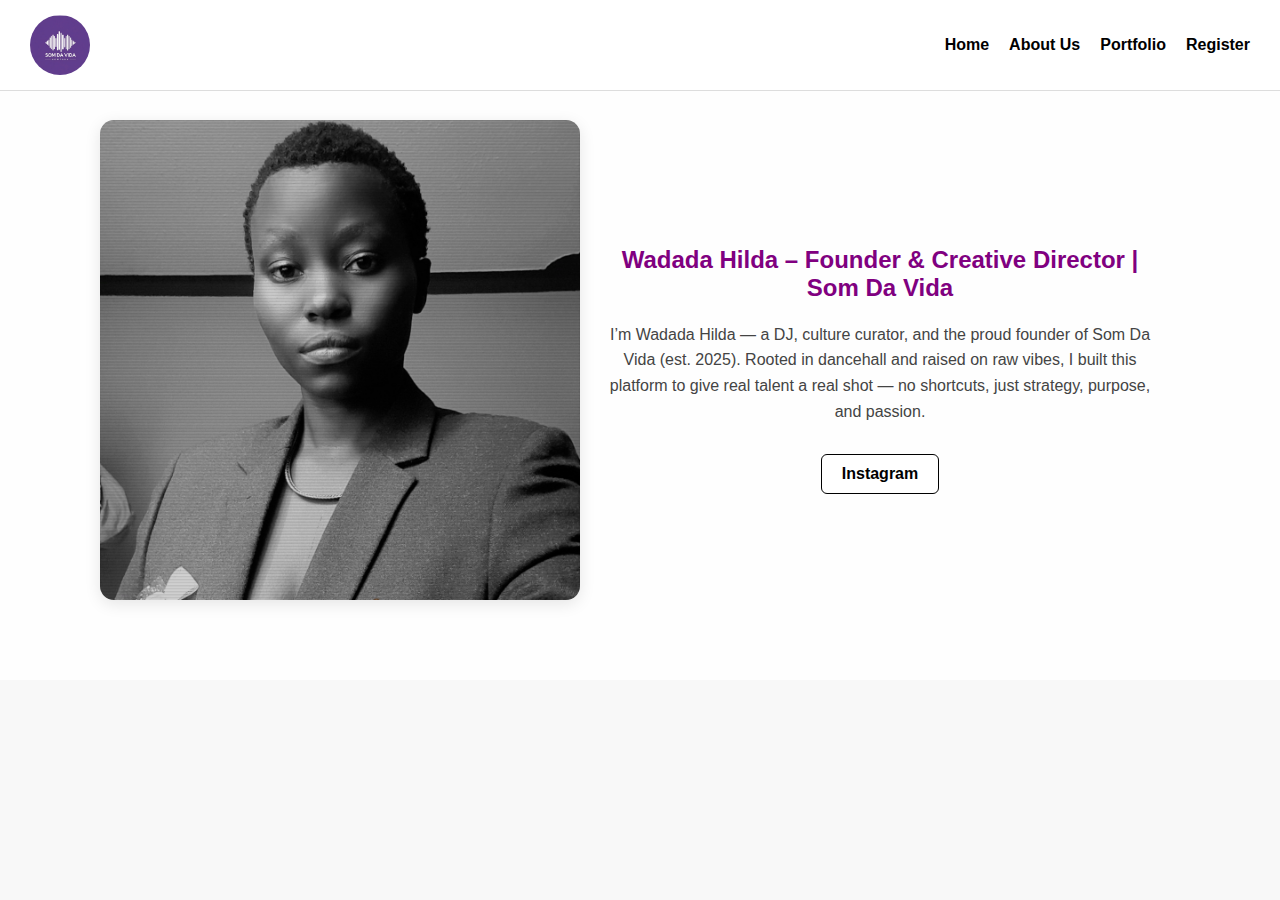
<file: Index.html>
<!DOCTYPE html>
<html lang="en">
<head>
  <meta charset="UTF-8" />
  <meta name="viewport" content="width=device-width, initial-scale=1.0" />
  <title>Som Da Vida || Turning Life into Music</title>
  <style>
    /* Reset */
    * {
      box-sizing: border-box;
      margin: 0;
      padding: 0;
    }

    body {
      font-family: 'Segoe UI', Tahoma, Geneva, Verdana, sans-serif;
      background-color: #f8f8f8;
      color: #222;
    }

    /* Navbar */
    nav {
      background-color: #fff;
      border-bottom: 1px solid #ddd;
      padding: 15px 30px;
      display: flex;
      justify-content: space-between;
      align-items: center;
      position: fixed;
      top: 0;
      width: 100%;
      z-index: 1000;
    }

    nav img {
      width: 60px;
      height: 60px;
      border-radius: 50%;
    }

    nav ul {
      list-style: none;
      display: flex;
      gap: 20px;
    }

    nav ul li a {
      text-decoration: none;
      color: #000;
      font-weight: bold;
    }

    nav ul li a:hover {
      color: purple;
    }

    /* Hero Section */
    .hero {
      display: flex;
      flex-wrap: wrap;
      justify-content: center;
      align-items: center;
      padding: 120px 20px 60px;
      background-color: rgba(255, 255, 255, 0.85);
    }

    .hero img {
      width: 100%;
      max-width: 480px;
      border-radius: 14px;
      box-shadow: 0 4px 16px rgba(0, 0, 0, 0.1);
      margin-bottom: 20px;
    }

    .hero-text {
      flex: 1;
      padding: 20px;
      max-width: 600px;
      text-align: center;
    }

    .hero-text h1 {
      color: purple;
      font-size: 24px;
      margin-bottom: 20px;
    }

    .hero-text p {
      font-size: 16px;
      line-height: 1.6;
      color: #444;
      margin-bottom: 30px;
    }

    .buttons {
      display: flex;
      justify-content: center;
      gap: 20px;
      flex-wrap: wrap;
    }

    .buttons a {
      padding: 10px 20px;
      border-radius: 6px;
      text-decoration: none;
      font-weight: bold;
      transition: all 0.3s ease;
    }

    .btn-primary {
      background-color: purple;
      color: white;
    }

    .btn-primary:hover {
      background-color: #5a2c5a;
    }

    .btn-outline {
      background-color: white;
      color: black;
      border: 1px solid black;
    }

    .btn-outline:hover {
      background-color: black;
      color: white;
    }

    /* Responsive */
    @media (max-width: 768px) {
      nav ul {
        flex-direction: column;
        gap: 10px;
        align-items: flex-end;
      }

      .hero {
        flex-direction: column;
      }

      .hero-text h1 {
        font-size: 20px;
      }

      .hero-text p {
        font-size: 15px;
      }
    }
  </style>
</head>
<body>

  <!-- Navbar -->
  <nav>
    <img src="Images/som-da-vida logo.png" alt="Som da Vida Logo">
    <ul>
      <li><a href="Index.html">Home</a></li>
      <li><a href="company.html">About Us</a></li>
      <li><a href="portofolio.html">Portfolio</a></li>
      <li><a href="careers.html">Register</a></li>
    </ul>
  </nav>

  <!-- Main Content -->
  <section class="hero">
    <img src="Images/Dada.jpg" alt="Wadada Hilda">
    <div class="hero-text">
      <h1><b>Wadada Hilda – Founder & Creative Director | Som Da Vida</b></h1>
      <p>I’m Wadada Hilda — a DJ, culture curator, and the proud founder of Som Da Vida (est. 2025). Rooted in dancehall and raised on raw vibes, I built this platform to give real talent a real shot — no shortcuts, just strategy, purpose, and passion.</p>
      <div class="buttons">
        <a href="https://www.instagram.com/dvjdada/?__pwa=1" class="btn-outline">Instagram</a>
      </div>
    </div>
  </section>

</body>
</html>
</file>
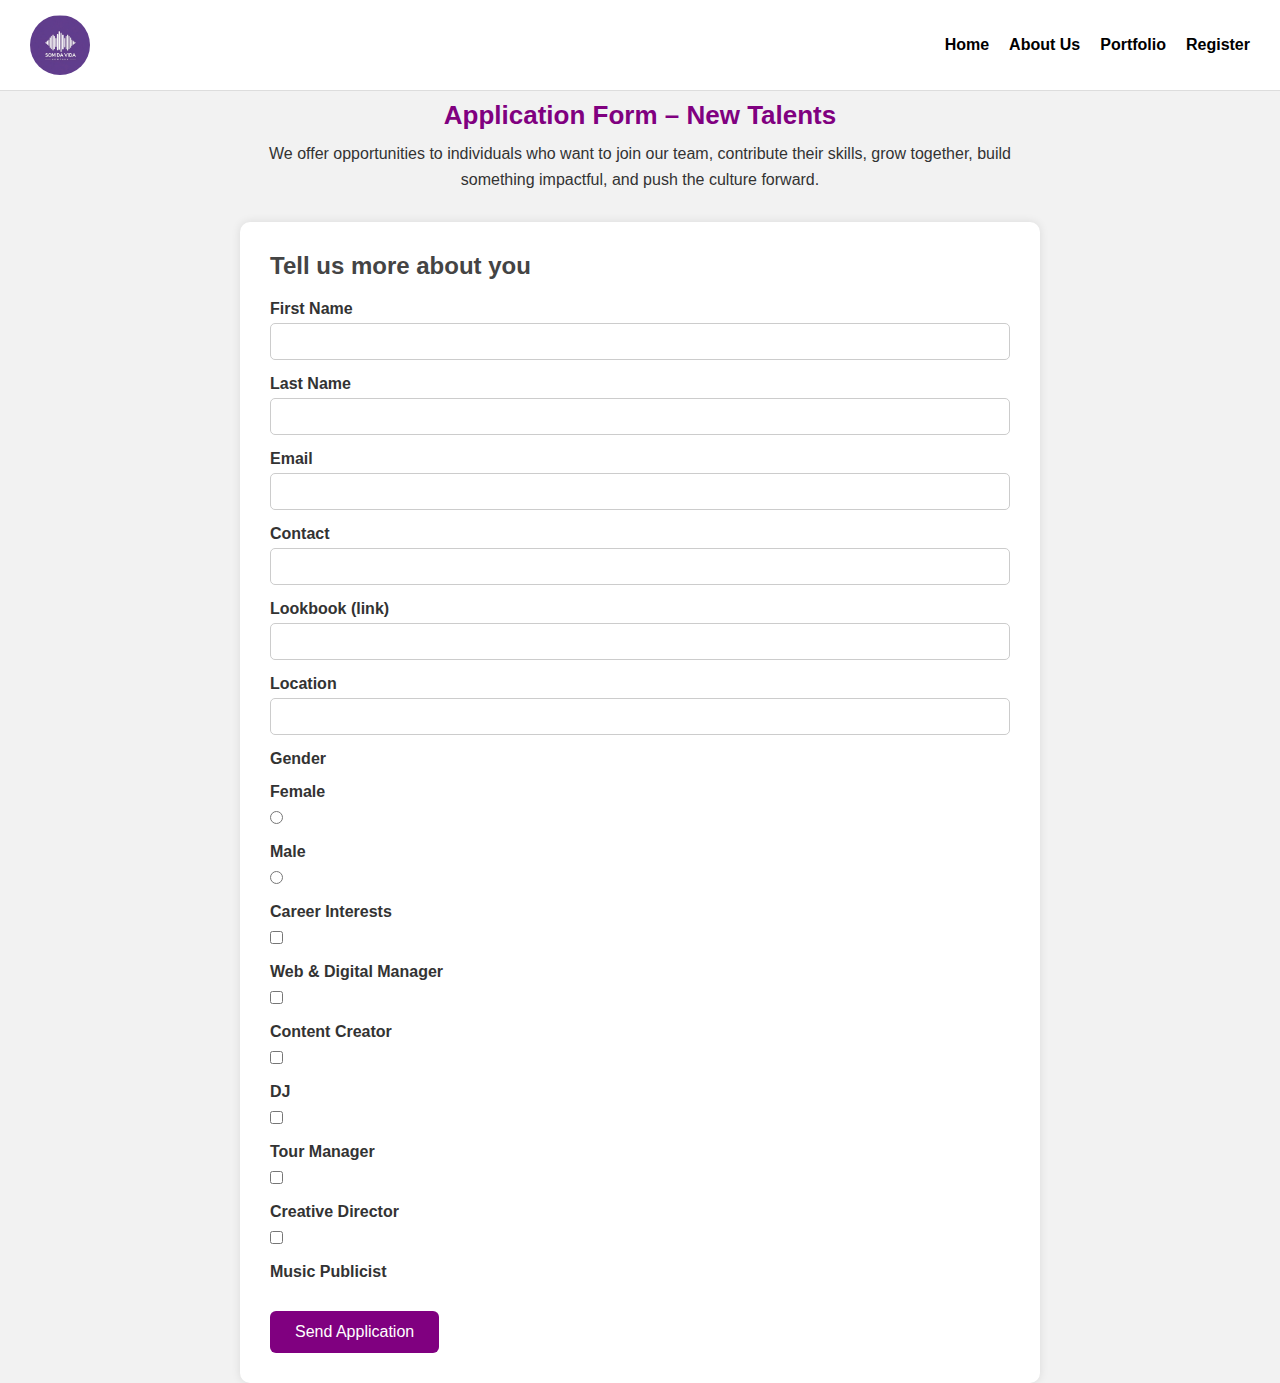
<file: careers.html>
<!DOCTYPE html>
<html lang="en">
<head>
  <meta charset="UTF-8" />
  <meta name="viewport" content="width=device-width, initial-scale=1.0"/>
  <title>For New Talents | Som Da Vida</title>
  <style>
    * {
      box-sizing: border-box;
      margin: 0;
      padding: 0;
    }

    body {
      font-family: 'Segoe UI', Tahoma, Geneva, Verdana, sans-serif;
      background-color: #f2f2f2;
      color: #333;
      padding-top: 80px;
    }

    nav {
      background-color: #fff;
      border-bottom: 1px solid #ddd;
      padding: 15px 30px;
      display: flex;
      justify-content: space-between;
      align-items: center;
      position: fixed;
      top: 0;
      width: 100%;
      z-index: 1000;
    }

    nav img {
      width: 60px;
      height: 60px;
      border-radius: 50%;
    }

    nav ul {
      list-style: none;
      display: flex;
      gap: 20px;
    }

    nav ul li a {
      text-decoration: none;
      color: #000;
      font-weight: bold;
      transition: color 0.3s ease;
    }

    nav ul li a:hover {
      color: purple;
    }

    h1 {
      text-align: center;
      margin-top: 20px;
      font-size: 26px;
      color: purple;
    }

    p {
      text-align: center;
      margin: 10px auto 30px;
      max-width: 800px;
      line-height: 1.6;
      font-size: 16px;
    }

    .form-box {
      background-color: #fff;
      padding: 30px;
      margin: auto;
      max-width: 800px;
      box-shadow: 0 0 10px rgba(0, 0, 0, 0.1);
      border-radius: 10px;
    }

    form h2 {
      margin-bottom: 20px;
      color: #444;
    }

    label {
      display: block;
      margin-top: 15px;
      font-weight: bold;
    }

    input[type="text"],
    input[type="email"],
    input[type="url"],
    input[type="tel"] {
      width: 100%;
      padding: 10px;
      margin-top: 5px;
      border: 1px solid #ccc;
      border-radius: 5px;
    }

    input[type="radio"],
    input[type="checkbox"] {
      margin-right: 10px;
      margin-top: 10px;
    }

    button {
      margin-top: 30px;
      background-color: purple;
      color: white;
      padding: 12px 25px;
      border: none;
      border-radius: 6px;
      font-size: 16px;
      cursor: pointer;
      transition: background-color 0.3s ease;
    }

    button:hover {
      background-color: #5a2c5a;
    }

    @media (max-width: 600px) {
      nav ul {
        flex-direction: column;
        gap: 10px;
        align-items: flex-end;
      }

      .form-box {
        padding: 20px;
        margin: 20px;
      }

      h1 {
        font-size: 22px;
      }
    }
  </style>
</head>
<body>

  <!-- Navbar -->
  <nav>
    <img src="Images/som-da-vida logo.png" alt="Som da Vida Logo" />
    <ul>
      <li><a href="Index.html">Home</a></li>
      <li><a href="company.html">About Us</a></li>
      <li><a href="portofolio.html">Portfolio</a></li>
      <li><a href="careers.html">Register</a></li>
    </ul>
  </nav>

  <!-- Page Title & Description -->
  <h1>Application Form – New Talents</h1>
  <p>
    We offer opportunities to individuals who want to join our team, contribute their skills, grow together, build something impactful, and push the culture forward.
  </p>

  <!-- Form Section -->
  <div class="form-box">
    <form>
      <h2>Tell us more about you</h2>

      <label for="firstName">First Name</label>
      <input type="text" id="firstName" name="firstName" required />

      <label for="lastName">Last Name</label>
      <input type="text" id="lastName" name="lastName" required />

      <label for="email">Email</label>
      <input type="email" id="email" name="email" required />

      <label for="contact">Contact</label>
      <input type="tel" id="contact" name="contact" />

      <label for="lookbook">Lookbook (link)</label>
      <input type="url" id="lookbook" name="lookbook" />

      <label for="location">Location</label>
      <input type="text" id="location" name="location" />

      <label>Gender</label>
      <label for="female">Female</label>
      <input type="radio" id="female" name="gender" value="Female" />
      <label for="male">Male</label>
      <input type="radio" id="male" name="gender" value="Male" />

      <label>Career Interests</label>
      <input type="checkbox" id="web" name="career" value="Web & Digital Manager" />
      <label for="web">Web & Digital Manager</label>

      <input type="checkbox" id="content" name="career" value="Content Creator" />
      <label for="content">Content Creator</label>

      <input type="checkbox" id="dj" name="career" value="DJ" />
      <label for="dj">DJ</label>

      <input type="checkbox" id="tour" name="career" value="Tour Manager" />
      <label for="tour">Tour Manager</label>

      <input type="checkbox" id="creative" name="career" value="Creative Director" />
      <label for="creative">Creative Director</label>

      <input type="checkbox" id="publicist" name="career" value="Music Publicist" />
      <label for="publicist">Music Publicist</label>
      

      <button type="submit">Send Application</button>
    </form>
  </div>

</body>
</html>
</file>
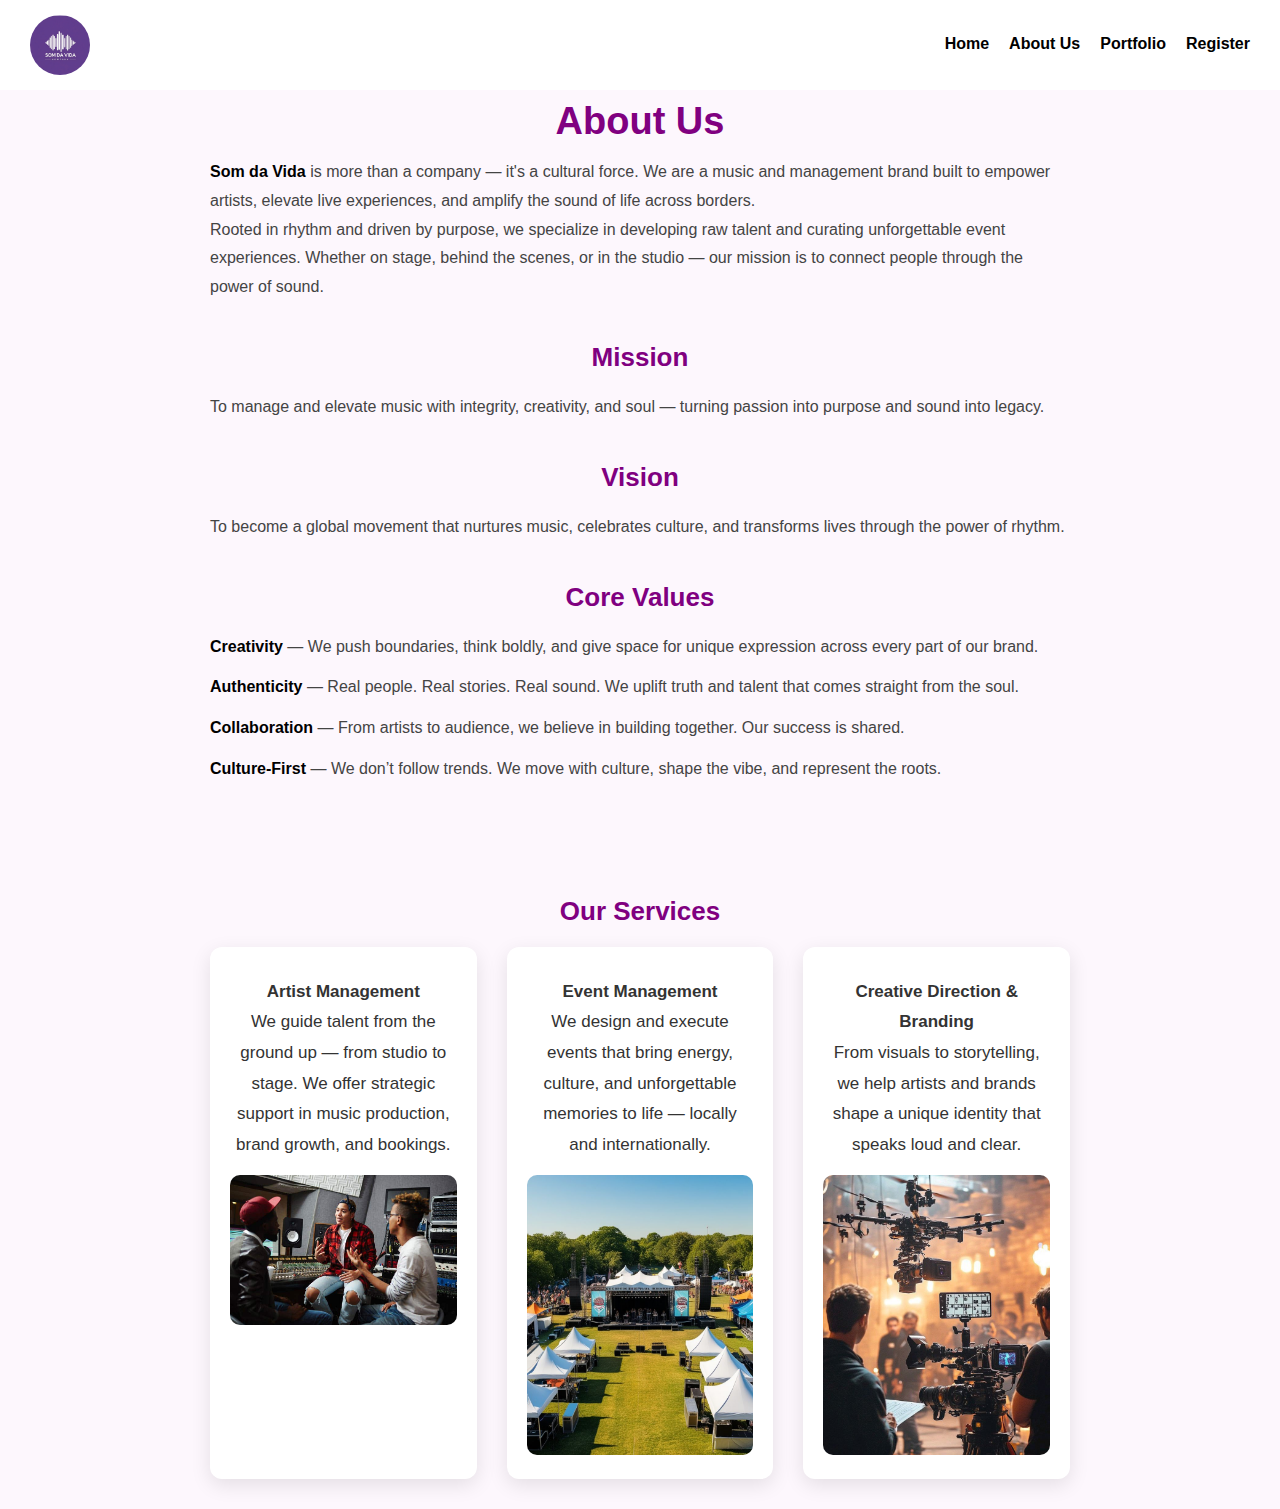
<file: company.html>
<!DOCTYPE html>
<html lang="en">
<head>
  <meta charset="UTF-8" />
  <meta name="viewport" content="width=device-width, initial-scale=1.0"/>
  <title>About Us | Som da Vida</title>
  <style>
    * {
      box-sizing: border-box;
      margin: 0;
      padding: 0;
    }

    body {
      font-family: 'Segoe UI', Tahoma, Geneva, Verdana, sans-serif;
      background-color: #fdf7fd;
      color: #222;
      padding-top: 70px;
    }

    nav {
      background-color: #fff;
      color: #fff;
      padding: 15px 30px;
      display: flex;
      justify-content: space-between;
      align-items: center;
      position: fixed;
      top: 0;
      width: 100%;
      z-index: 999;
    }
    
     nav img {
      width: 60px;
      height: 60px;
      border-radius: 50%;
    }
    
      nav ul {
      list-style: none;
      display: flex;
      gap: 20px;
    } 

    nav ul li a {
      color: #000;
      text-decoration: none;
      font-weight: bold;
      font-size: 16px;
      transition: color 0.3s ease;
    }
    
     nav ul li a:hover {
      color: purple;
    }

    nav span {
      font-weight: bold;
      font-size: 18px;
      color: #fff;
    }

    section {
      max-width: 900px;
      margin: 0 auto;
      padding: 30px 20px;
    }

    h1, h2 {
      text-align: center;
      color: purple;
    }

    h1 {
      font-size: 38px;
      margin-bottom: 15px;
    }

    h2 {
      font-size: 26px;
      margin: 40px 0 20px;
    }

    p, ul {
      font-size: 16px;
      line-height: 1.8;
      color: #444;
    }

    ul {
      list-style: none;
      padding-left: 0;
      margin-top: 10px;
    }

    ul li {
      margin-bottom: 12px;
    }

    .highlight {
      font-weight: bold;
      color: #000;
    }

    .services-section {
      display: grid;
      grid-template-columns: 1fr;
      gap: 30px;
      margin-top: 20px;
    }

    .service-card {
      background-color: #fff;
      border-radius: 12px;
      padding: 20px;
      box-shadow: 0 6px 20px rgba(0, 0, 0, 0.1);
      text-align: center;
      transition: transform 0.3s ease;
    }

    .service-card:hover {
      transform: translateY(-4px);
    }

    .service-card img {
      width: 100%;
      max-height: 280px;
      object-fit: cover;
      border-radius: 10px;
      margin-top: 15px;
    }

    .caption {
      font-size: 17px;
      font-weight: 500;
      color: #333;
      margin-top: 10px;
    }

    @media (min-width: 768px) {
      .services-section {
        grid-template-columns: repeat(2, 1fr);
      }
    }

    @media (min-width: 1024px) {
      .services-section {
        grid-template-columns: repeat(3, 1fr);
      }
    }

    @media (max-width: 600px) {
      h1 {
        font-size: 28px;
      }

      h2 {
        font-size: 22px;
      }

      .caption {
        font-size: 15px;
      }
    }
  </style>
</head>
<body>

  <!-- Navigation -->
  <nav>
     <img src="Images/som-da-vida logo.png" alt="Som da Vida Logo">
    <ul>
      <li><a href="Index.html">Home</a></li>
      <li><a href="company.html">About Us</a></li>
      <li><a href="portofolio.html">Portfolio</a></li>
      <li><a href="careers.html">Register</a></li>
    </ul>
  </nav>

  <section>
    <!-- Page Title -->
    <h1>About Us</h1>

    <!-- Introduction -->
    <p><span class="highlight">Som da Vida</span> is more than a company — it's a cultural force.  
    We are a music and management brand built to empower artists, elevate live experiences, and amplify the sound of life across borders.</p>

    <p>Rooted in rhythm and driven by purpose, we specialize in developing raw talent and curating unforgettable event experiences. Whether on stage, behind the scenes, or in the studio — our mission is to connect people through the power of sound.</p>

    <!-- Mission -->
    <h2>Mission</h2>
    <p>To manage and elevate music with integrity, creativity, and soul — turning passion into purpose and sound into legacy.</p>

    <!-- Vision -->
    <h2>Vision</h2>
    <p>To become a global movement that nurtures music, celebrates culture, and transforms lives through the power of rhythm.</p>

    <!-- Core Values -->
    <h2>Core Values</h2>
    <ul>
      <li><span class="highlight">Creativity</span> — We push boundaries, think boldly, and give space for unique expression across every part of our brand.</li>
      <li><span class="highlight">Authenticity</span> — Real people. Real stories. Real sound. We uplift truth and talent that comes straight from the soul.</li>
      <li><span class="highlight">Collaboration</span> — From artists to audience, we believe in building together. Our success is shared.</li>
      <li><span class="highlight">Culture-First</span> — We don’t follow trends. We move with culture, shape the vibe, and represent the roots.</li>
    </ul>
  </section>

  <!-- Our Services -->
  <section>
    <h2>Our Services</h2>
    <div class="services-section">

      <div class="service-card">
        <p class="caption"><strong>Artist Management</strong><br>We guide talent from the ground up — from studio to stage. We offer strategic support in music production, brand growth, and bookings.</p>
        <img src="Images/artist-management.jpg" alt="Artist Management">
      </div>

      <div class="service-card">
        <p class="caption"><strong>Event Management</strong><br>We design and execute events that bring energy, culture, and unforgettable memories to life — locally and internationally.</p>
        <img src="Images/Appearance.jpg" alt="Event Management">
      </div>

      <div class="service-card">
        <p class="caption"><strong>Creative Direction & Branding</strong><br>From visuals to storytelling, we help artists and brands shape a unique identity that speaks loud and clear.</p>
        <img src="Images/director.jpg" alt="Creative Direction & Branding">
      </div>

    </div>
  </section>

</body>
</html>
</file>
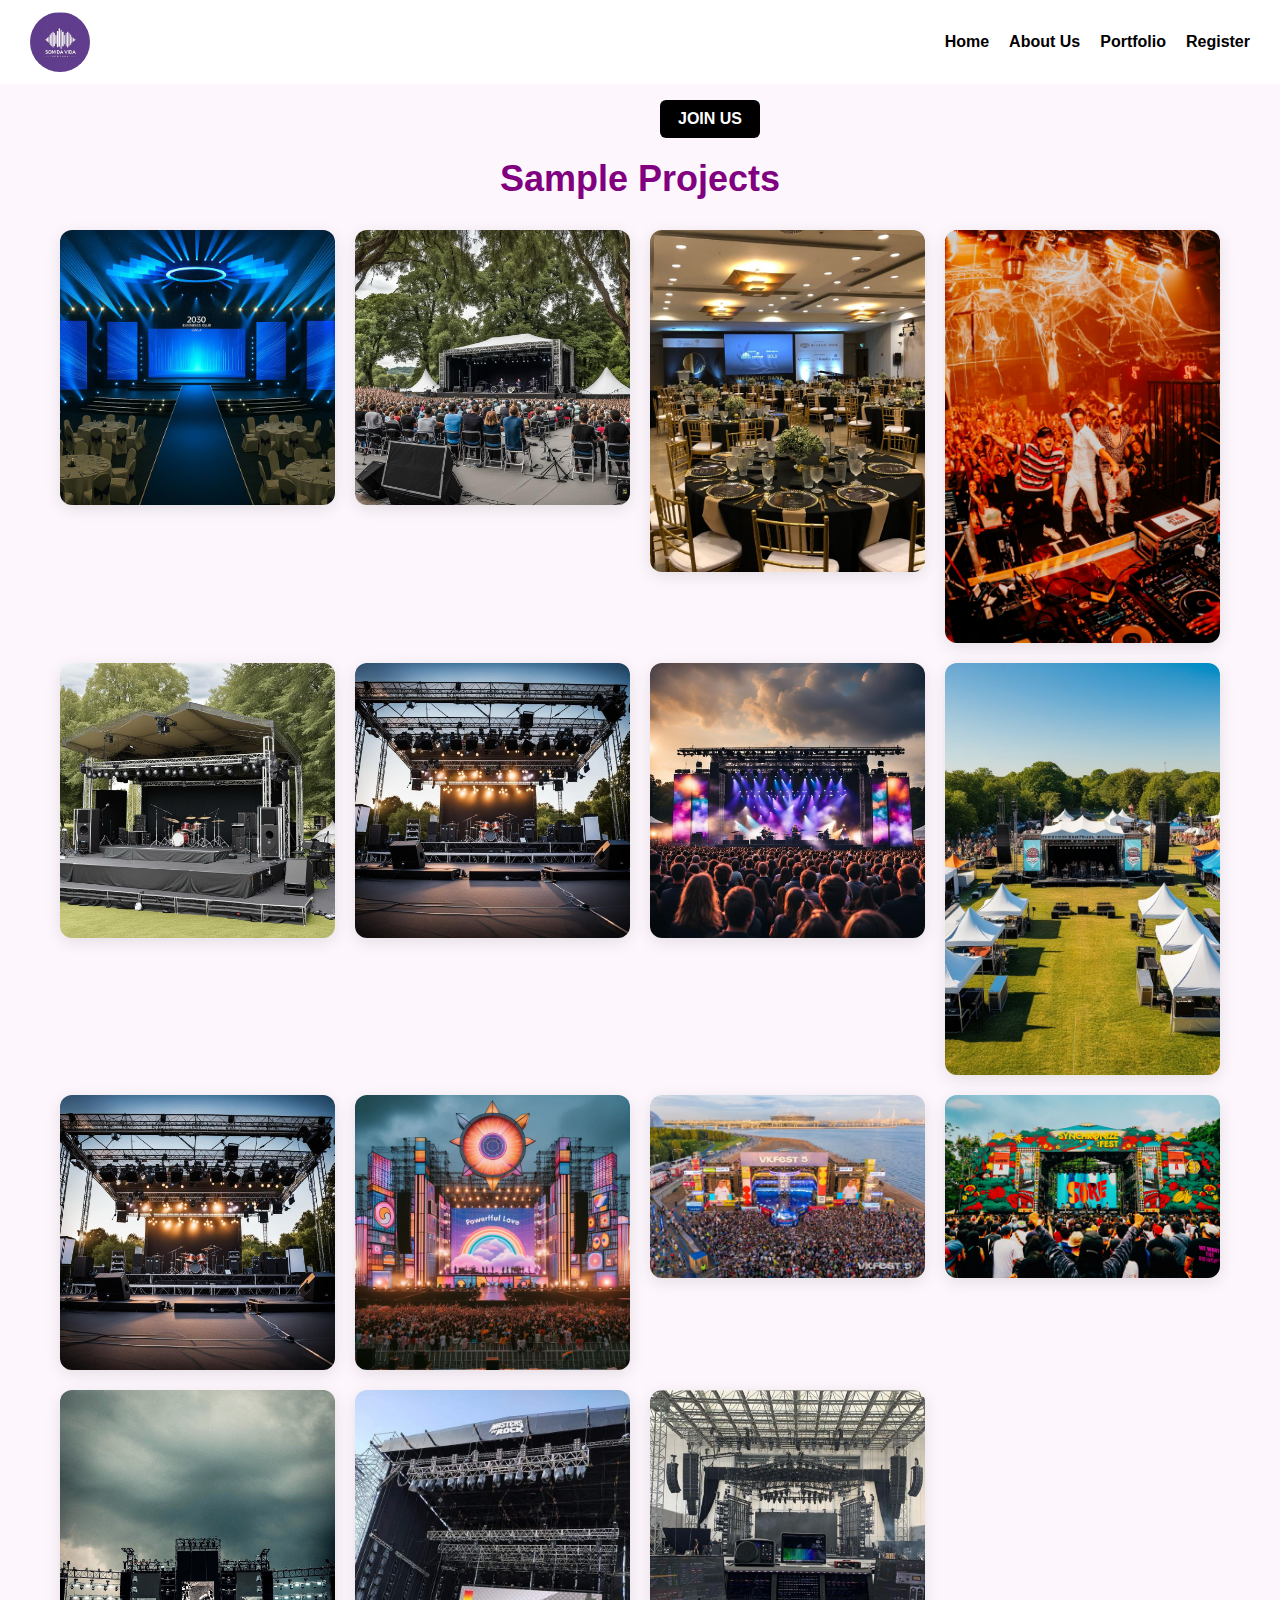
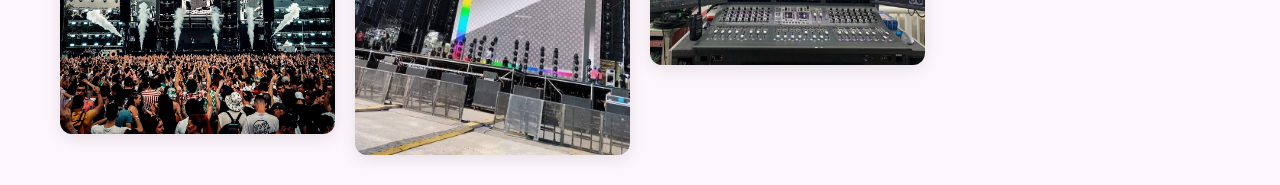
<file: portofolio.html>
<!DOCTYPE html>
<html lang="en">
<head>
  <meta charset="UTF-8" />
  <meta name="viewport" content="width=device-width, initial-scale=1.0"/>
  <title>Sample Projects | Som da Vida</title>
  <style>
    * {
      box-sizing: border-box;
      margin: 0;
      padding: 0;
    }

    body {
      font-family: 'Segoe UI', Tahoma, Geneva, Verdana, sans-serif;
      background-color: #fdf7fd;
      color: #222;
      padding-top: 70px;
    }
    
    nav {
      background-color: #fff;
      color: #fff;
      padding: 12px 30px;
      display: flex;
      justify-content: space-between;
      align-items: center;
      position: fixed;
      top: 0;
      width: 100%;
      z-index: 999;
    }

   nav img {
      width: 60px;
      height: 60px;
      border-radius: 50%;
    }

    nav ul {
      display: flex;
      list-style: none;
      gap: 20px;
    }

    nav ul li a {
      color: #000;
      text-decoration: none;
      font-weight: bold;
      font-size: 16px;
    }

    nav ul li a:hover {
      text-decoration: underline;
    }

    main {
      max-width: 1200px;
      margin: 0 auto;
      padding: 30px 20px;
    }


    main {
      max-width: 1200px;
      margin: 0 auto;
      padding: 30px 20px;
    }

    h1 {
      font-size: 36px;
      text-align: center;
      color: purple;
      margin-bottom: 30px;
    }

    .image-grid {
      display: grid;
      grid-template-columns: repeat(auto-fit, minmax(250px, 1fr));
      gap: 20px;
    }

    .image-grid img {
      width: 100%;
      height: auto;
      border-radius: 12px;
      box-shadow: 0 4px 16px rgba(0, 0, 0, 0.1);
      transition: transform 0.3s ease;
    }

    .image-grid img:hover {
      transform: scale(1.03);
    }

    .back-link {
      display: inline-block;
      background-color: #000;
      color: #fff;
      padding: 10px 18px;
      border-radius: 6px;
      font-weight: bold;
      margin-bottom: 20px;
      margin-left: 600px;
      text-decoration: none;
      justify-content: center;
      transition: background-color 0.3s ease;
    }

    .back-link:hover {
      background-color: #444;
    }

    @media (max-width: 600px) {
      h1 {
        font-size: 26px;
      }

      .back-link {
        font-size: 14px;
        padding: 14px 14px;
        align-content: center;
      }
    }
  </style>
</head>
<body>

  <!-- Navigation -->
   <nav>
    <img src="Images/som-da-vida logo.png" alt="Som da Vida Logo">
    <ul>
      <li><a href="Index.html">Home</a></li>
      <li><a href="company.html">About Us</a></li>
      <li><a href="portofolio.html">Portfolio</a></li>
      <li><a href="careers.html">Register</a></li>
    </ul>
  </nav>

  <main>
    <a href="careers.html" class="back-link"> JOIN US</a>
    <h1>Sample Projects</h1>

    <div class="image-grid">
      <img src="Images/Business club Gala.jpg" alt="Business Club Gala">
      <img src="Images/conference.jpg" alt="Conference Event">
      <img src="Images/cop.jpg" alt="Performance at COP">
      <img src="Images/set.jpg" alt="DJ Setup">
      <img src="Images/Band.jpg" alt="Band Performance">
      <img src="Images/stage.jpg" alt="Live Stage Setup">
      <img src="Images/concert.jpg" alt="Concert Vibes">
      <img src="Images/Appearance.jpg" alt="Special Guest Appearance">
      <img src="Images/stage.jpg" alt="Lighting and Stage Design">
      <img src="Images/Tania.jpg" alt="DJ Tania on Decks">
      <img src="Images/Water.jpg" alt="Outdoor Water Vibe">
      <img src="Images/Feast.jpg" alt="Cultural Feast Setup">
      <img src="Images/Age.jpg" alt="All Ages Welcome Moment">
      <img src="Images/wooo.jpg" alt="Hyped Crowd">
      <img src="Images/eee.jpg" alt="Energetic Performance">
    </div>
  </main>

</body>
</html>
</file>
